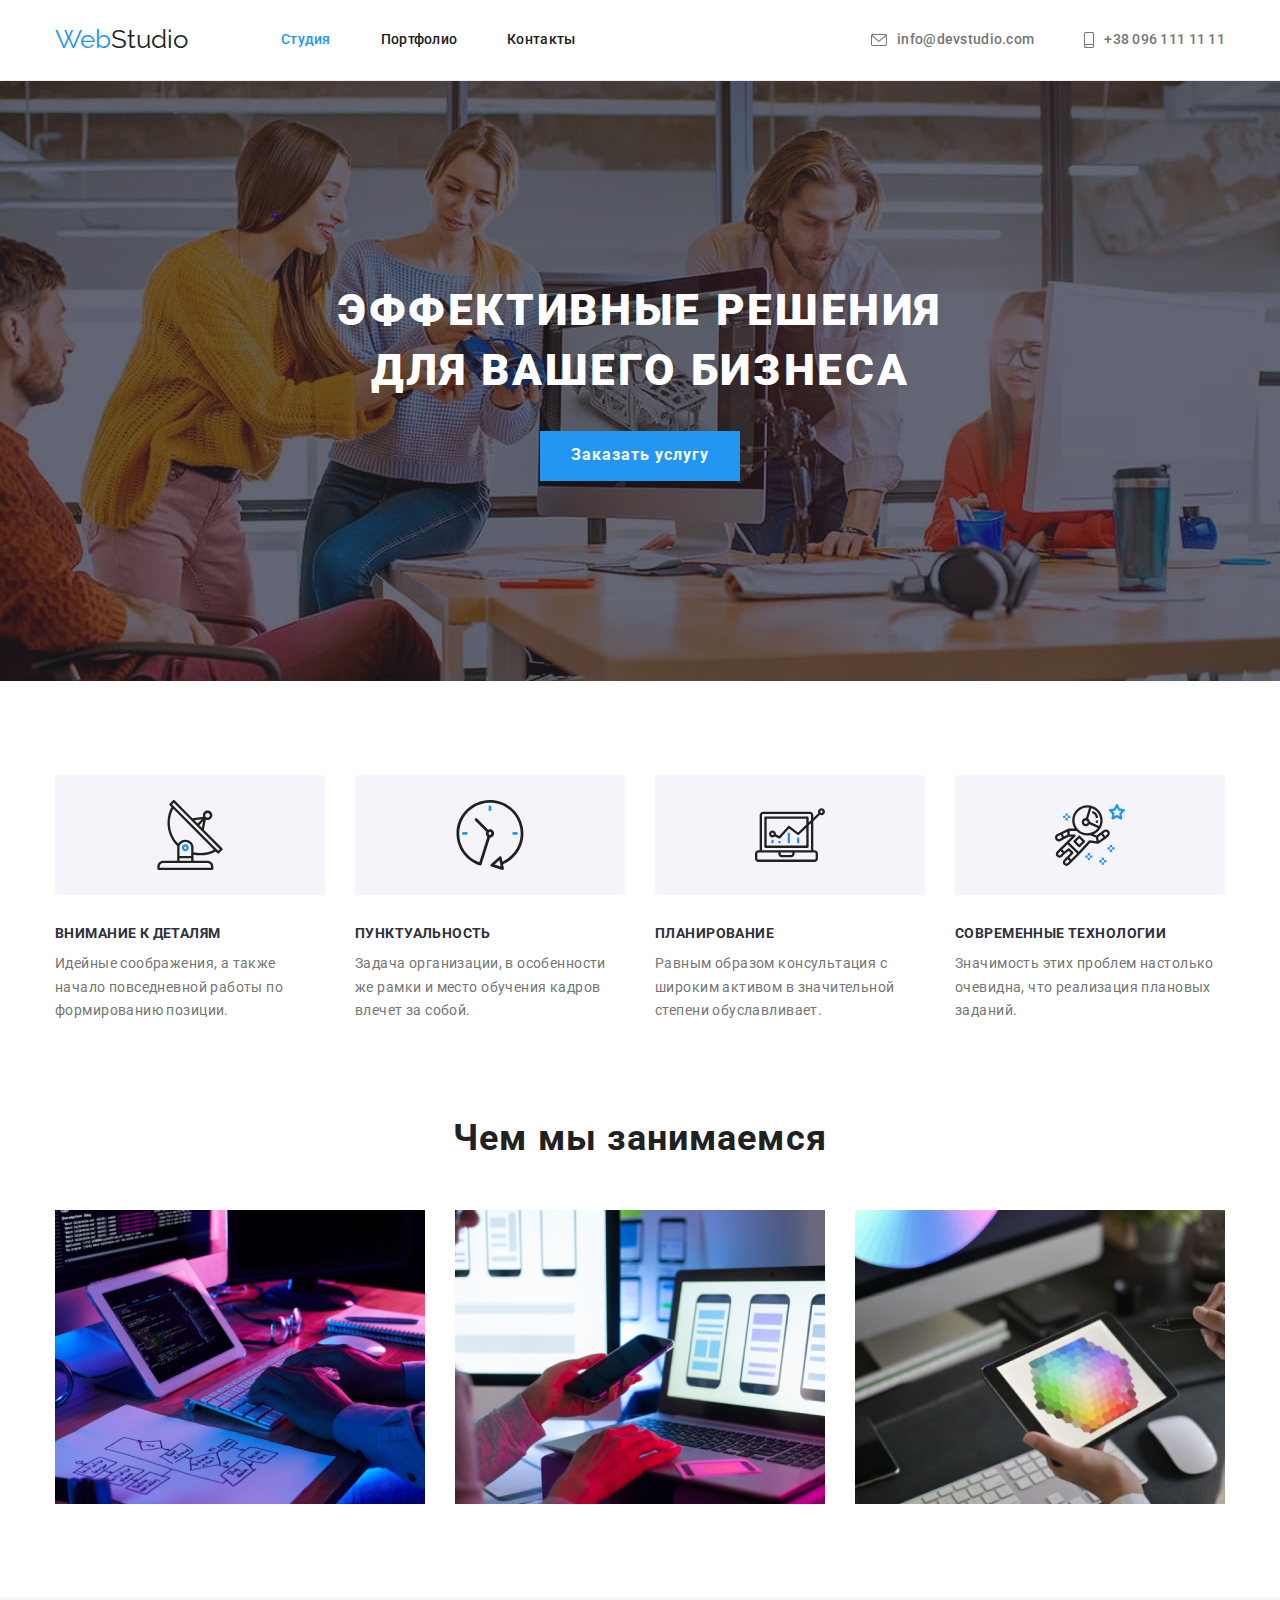
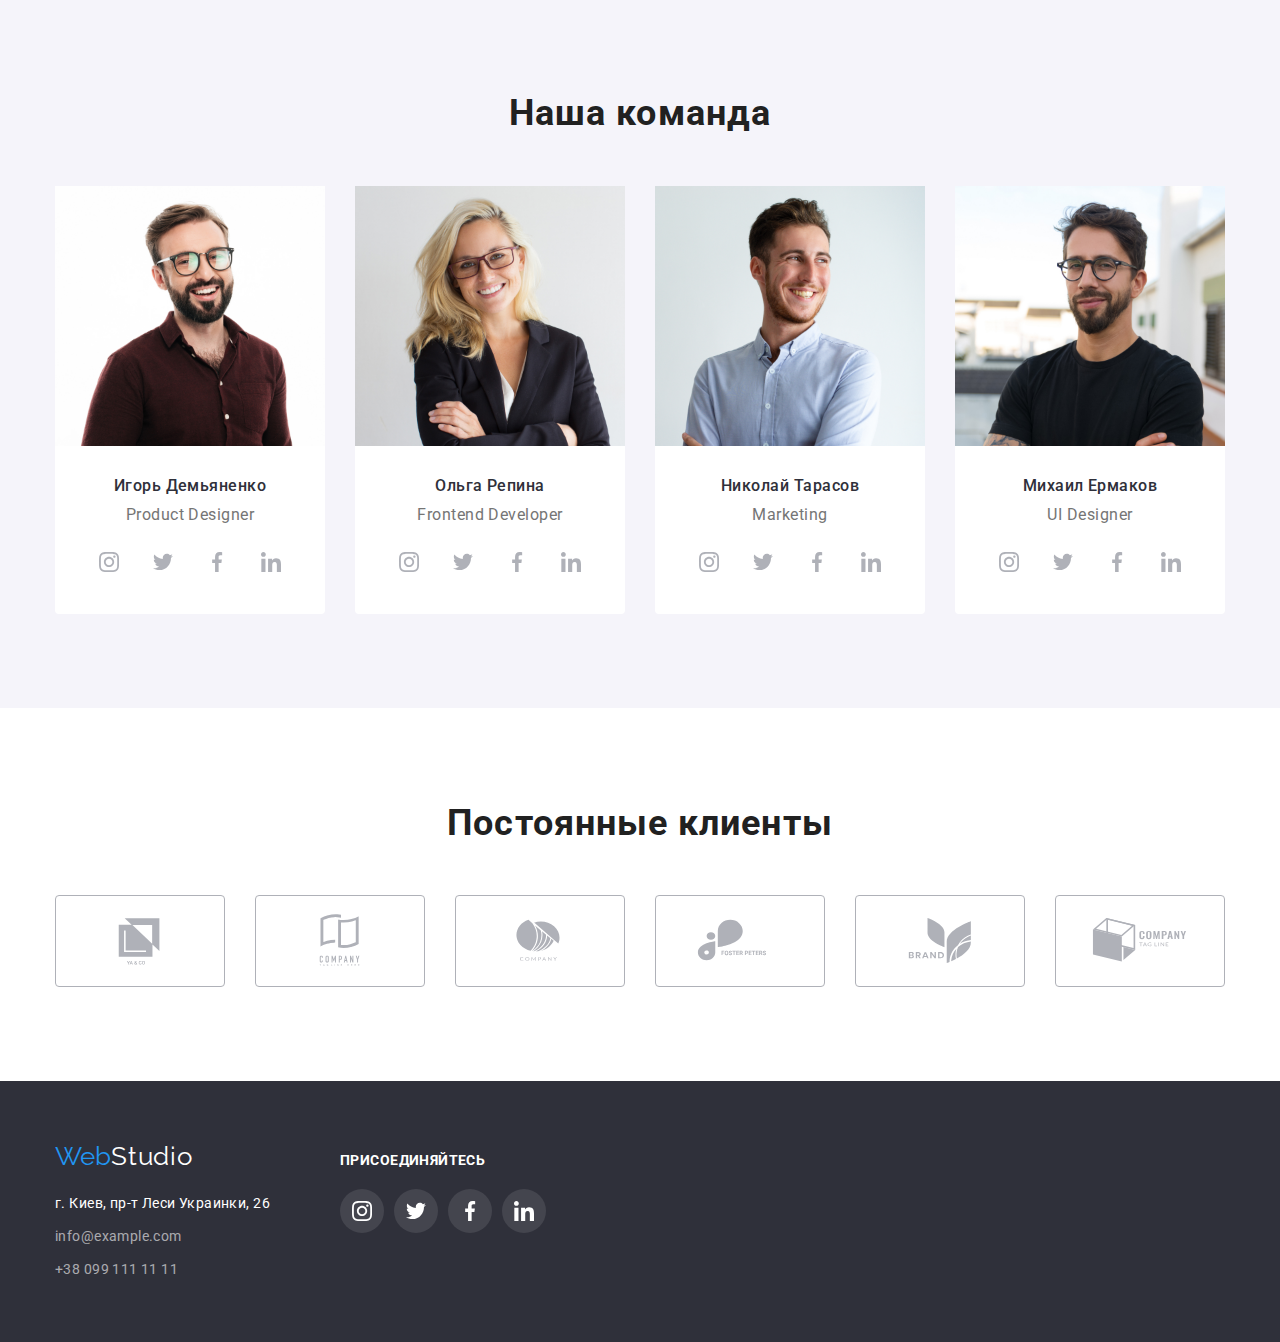
<file: index.html>
<!DOCTYPE html>
<html lang="en">
<head>
    <meta charset="UTF-8">
    <meta http-equiv="X-UA-Compatible" content="IE=edge">
    <meta name="viewport" content="width=device-width, initial-scale=1.0">
    <title>Document</title>
    <link href="https://fonts.googleapis.com/css2?family=Raleway:wght@700&family=Roboto:wght@400;500;700;900&display=swap" rel="stylesheet">
    <link rel="stylesheet" href="https://cdnjs.cloudflare.com/ajax/libs/modern-normalize/1.1.0/modern-normalize.min.css">
    <link rel="stylesheet" href="./css/styles.css">
</head>
<body>
    
    <!--Шапка-->
    
    <header class="header">
        <div class="container main-nav-contact">
            <nav>
                <a href="./" class="link">
                <span class="сompany-logo">Web</span><span class="сompany-logo-blak">Studio</span>
                </a>
                <ul class="sait-nav list"> 
                    <li class="sait-nav-li"><a href="./index.html" class="link-nav current">Студия</a></li>
                    <li class="sait-nav-li"><a href="./portfolio.html" class="link-nav">Портфолио</a></li>
                    <li class="sait-nav-li"><a href="" class="link-nav">Контакты</a></li>
                </ul>
            </nav>
            <ul class="list">
                <li class="work-mail-li"><a href="mailto:info@devstudio.com" class="work-mail">
                <svg class="icon-mail-smartphone" width="16" height="12">
                    <use href="./img/icons-svg.svg#icon-mail"></use>
                </svg>info@devstudio.com</a></li>
                <li class="work-mail-li"><a href="tel:+380961111111" class="work-mail"> 
                <svg class="icon-mail-smartphone" width="10" height="16">
                    <use href="./img/icons-svg.svg#icon-smartphone"></use>
                </svg>+38 096 111 11 11</a></li>
            </ul>
        </div>
    </header>
    <main>
        
        <!--Заказ услуги-->
        
        <section class="hero">
            <div class="container">
                <h1 class="hero-title">Эффективные решения <br> для вашего бизнеса</h1>
                <button type="button" class="button-clik">Заказать услугу</button>
            </div>
        </section>
        
        <!--Особенности-->
        
        <section class="section">
            <div class="container">
                <h2 class="visually-hidden">Преимущества</h2>
                <ul class="section-title">
                    <li class="description">
                        <div class="description-svg">
                            <svg class="icon-description">
                                <use href="./img/icons-svg.svg#icon-antenna"></use>
                            </svg>
                        </div>
                        <h3 class="text">Внимание к деталям</h3> 
                        <p class="title">Идейные соображения, а также начало повседневной работы по формированию позиции.</p> 
                    </li>
                    <li class="description">
                        <div class="description-svg">
                            <svg class="icon-description">
                                <use href="./img/icons-svg.svg#icon-clock"></use>
                            </svg>
                        </div>
                        <h3 class="text">Пунктуальность</h3>
                        <p class="title">Задача организации, в особенности же рамки и место обучения кадров влечет за собой.</p>
                    </li>
                    <li class="description">
                        <div class="description-svg">
                            <svg class="icon-description">
                                <use href="./img/icons-svg.svg#icon-diagram"></use>
                            </svg>
                        </div>
                        <h3 class="text">Планирование</h3>
                        <p class="title">Равным образом консультация с широким активом в значительной степени обуславливает.</p>
                    </li>
                    <li class="description">
                        <div class="description-svg">
                            <svg class="icon-description">
                                <use href="./img/icons-svg.svg#icon-astronaut"></use>
                            </svg>
                        </div>
                        <h3 class="text">Современные технологии</h3>
                        <p class="title">Значимость этих проблем настолько очевидна, что реализация плановых заданий.</p>
                    </li>
                </ul>
            </div>
        </section>
        
        <!--Вид деятельности-->
        
        <section class="section activity">
            <div class="container">
                <h2 class="section-title-two">Чем мы занимаемся</h2>
                <ul class="images-ul">
                    <li class="image"> 
                        <img src="./img/img.jpg" 
                        alt="Изображение программиста работаюшего за своим столом"
                        width="370">
                    </li>
                    <li class="image">
                        <img src="./img/a/img.jpg" 
                        alt="Разработка приложений для смартфонов. Синхронизация с другими гаджетами"
                        width="370">
                    </li>
                    <li class="image">
                        <img src="./img/a/b/img.jpg" 
                        alt="Художественны веб дизайн"
                        width="370">
                    </li>
                </ul>
            </div>
        </section>
        
        <!--Сотрудники-->
        
        <section class="section team">
            <div class="container">
                <h2 class="section-title-two">Наша команда</h2>
                <ul class="images">
                    <li class="image-human"><img src="./img/a/b/c/img.jpg" 
                        alt="сотрудник компании"
                        width="270"
                        height="260">
                        <div class="name-position">
                            <h3 class="section-title-name">Игорь Демьяненко</h3>
                            <p class="position">Product Designer</p>
                            <ul class="networks">
                                <li class="network"> 
                                   <a href="" class="network-link">
                                       <svg class="link-social-network" width="20" height="20">
                                           <use href="./img/icons-svg.svg#icon-instagram"></use>
                                       </svg>
                                   </a>
                                </li>
                                <li class="network">
                                   <a href="" class="network-link">
                                       <svg class="link-social-network" width="20" height="20">
                                           <use href="./img/icons-svg.svg#icon-twitter"></use>
                                       </svg>
                                   </a>
                                </li>
                                <li class="network">
                                   <a href="" class="network-link">
                                       <svg class="link-social-network" width="20" height="20">
                                           <use href="./img/icons-svg.svg#icon-facebook"></use>
                                       </svg>
                                   </a>
                                </li>
                                <li class="network">
                                   <a href="" class="network-link">
                                       <svg class="link-social-network" width="20" height="20">
                                           <use href="./img/icons-svg.svg#icon-linkedin"></use>
                                       </svg>
                                   </a>
                                </li>
                           </ul>
                        </div>
                    </li>
                    <li class="image-human"><img src="./img/a/b/c/d/img.jpg" 
                        alt="сотрдник компании"
                        width="270"
                        height="260">
                        <div class="name-position">
                            <h3 class="section-title-name">Ольга Репина</h3>
                            <p class="position">Frontend Developer</p>
                            <ul class="networks">
                                <li class="network"> 
                                   <a href="" class="network-link">
                                       <svg class="link-social-network" width="20" height="20">
                                           <use href="./img/icons-svg.svg#icon-instagram"></use>
                                       </svg>
                                   </a>
                                </li>
                                <li class="network">
                                   <a href="" class="network-link">
                                       <svg class="link-social-network" width="20" height="20">
                                           <use href="./img/icons-svg.svg#icon-twitter"></use>
                                       </svg>
                                   </a>
                                </li>
                                <li class="network">
                                   <a href="" class="network-link">
                                       <svg class="link-social-network" width="20" height="20">
                                           <use href="./img/icons-svg.svg#icon-facebook"></use>
                                       </svg>
                                   </a>
                                </li>
                                <li class="network">
                                   <a href="" class="network-link">
                                       <svg class="link-social-network" width="20" height="20">
                                           <use href="./img/icons-svg.svg#icon-linkedin"></use>
                                       </svg>
                                   </a>
                                </li>
                            </ul>
                        </div>
                    </li>
                    <li class="image-human"><img src="./img/a/b/c/d/e/img.jpg" 
                        alt="сотрудник компании"
                        width="270"
                        height="260">
                        <div class="name-position">
                            <h3 class="section-title-name">Николай Тарасов</h3>
                            <p class="position">Marketing</p>
                            <ul class="networks">
                                <li class="network"> 
                                   <a href="" class="network-link">
                                       <svg class="link-social-network" width="20" height="20">
                                           <use href="./img/icons-svg.svg#icon-instagram"></use>
                                       </svg>
                                   </a>
                                </li>
                                <li class="network">
                                   <a href="" class="network-link">
                                       <svg class="link-social-network" width="20" height="20">
                                           <use href="./img/icons-svg.svg#icon-twitter"></use>
                                       </svg>
                                   </a>
                                </li>
                                <li class="network">
                                   <a href="" class="network-link">
                                       <svg class="link-social-network" width="20" height="20">
                                           <use href="./img/icons-svg.svg#icon-facebook"></use>
                                       </svg>
                                   </a>
                                </li>
                                <li class="network">
                                   <a href="" class="network-link">
                                       <svg class="link-social-network" width="20" height="20">
                                           <use href="./img/icons-svg.svg#icon-linkedin"></use>
                                       </svg>
                                   </a>
                                </li>
                            </ul>
                        </div>
                    </li>
                    <li class="image-human"><img src="./img/a/b/c/d/e/f/img.jpg" 
                        alt="сотрудник компании"
                        width="270"
                        height="260">
                        <div class="name-position">
                            <h3 class="section-title-name">Михаил Ермаков</h3>
                            <p class="position">UI Designer</p>
                            <ul class="networks">
                                <li class="network"> 
                                    <a href="" class="network-link">
                                        <svg class="link-social-network" width="20" height="20">
                                            <use href="./img/icons-svg.svg#icon-instagram"></use>
                                        </svg>
                                    </a>
                                </li>
                                <li class="network">
                                    <a href="" class="network-link">
                                        <svg class="link-social-network" width="20" height="20">
                                            <use href="./img/icons-svg.svg#icon-twitter"></use>
                                        </svg>
                                    </a>
                                </li>
                                <li class="network">
                                    <a href="" class="network-link">
                                        <svg class="link-social-network" width="20" height="20">
                                            <use href="./img/icons-svg.svg#icon-facebook"></use>
                                        </svg>
                                    </a>
                            
                                </li>
                                <li class="network">
                                    <a href="" class="network-link">
                                        <svg class="link-social-network" width="20" height="20">
                                            <use href="./img/icons-svg.svg#icon-linkedin"></use>
                                        </svg>
                                    </a>
                                </li>
                            </ul>
                        </div>
                    </li>
                </ul>
            </div>
        </section>
        <section class="section">
            <div class="container">
                <h2 class="section-clients">Постоянные клиенты</h2>
                <ul class="section-clients-list">
                    <li class="client-item">
                        <a href="" class="section-clients-logo">
                            <svg class="client-icon-logo">
                                <use href="./img/icons-svg.svg#icon-Logo"></use>
                            </svg>
                        </a>
                    </li>
                    <li class="client-item">
                        <a href="" class="section-clients-logo">
                            <svg class="client-icon-logo">
                                <use href="./img/icons-svg.svg#icon-Logo-1"></use>
                            </svg>
                        </a>
                    </li>
                    <li class="client-item">
                        <a href="" class="section-clients-logo">
                            <svg class="client-icon-logo">
                                <use href="./img/icons-svg.svg#icon-Logo-2"></use>
                            </svg>
                        </a>
                    </li>
                    <li class="client-item">
                        <a href="" class="section-clients-logo">
                            <svg class="client-icon-logo">
                                <use href="./img/icons-svg.svg#icon-Logo-3"></use>
                            </svg>
                        </a>
                    </li>
                    <li class="client-item">
                        <a href="" class="section-clients-logo">
                            <svg class="client-icon-logo">
                                <use href="./img/icons-svg.svg#icon-Logo-4"></use>
                            </svg>
                        </a>
                    </li>
                    <li class="client-item">
                        <a href="" class="section-clients-logo">
                            <svg class="client-icon-logo">
                                <use href="./img/icons-svg.svg#icon-Logo-5"></use>
                            </svg>
                        </a>
                    </li>
                </ul>
            </div>
        </section>
    </main>
    
    <!--Подвал-->
    
    <footer class="footer">
        <div class="container container-footer">
            <div class="footer-logo">
                <a href="./" class="сompany-logo">Web<span class="company-logo-white">Studio</span></a>
                <address class="address">
                    <ul class="footer-items">
                        <li class="footer-contacts">
                            <a href="https://www.google.com.ua/maps/place/%D0%B1%D1%83%D0%BB.+%D0%9B%D0%B5%D1%81%D0%B8+%D0%A3%D0%BA%D1%80%D0%B0%D0%B8%D0%BD%D0%BA%D0%B8,+26,+%D0%9A%D0%B8%D0%B5%D0%B2,+02000/@50.4265807,30.5361918,17z/data=!3m1!4b1!4m5!3m4!1s0x40d4cf0e033ecbe9:0x57a4dffefec77da0!8m2!3d50.4265807!4d30.5383858?hl=ru"
                                class="contacts" target="_blank">г. Киев, пр-т Леси Украинки, 26
                            </a>
                        </li>
                        <li class="footer-contacts">
                            <a href="mailto:info@example.com" class="contact">info@example.com</a>
                        </li>
                        <li class="footer-contacts">
                            <a href="tel:+380991111111" class="contact">+38 099 111 11 11</a>
                        </li>
                    </ul>
                </address>
            </div>
            <div class="footer-link">
                <h3 class="footer-title">присоединяйтесь</h3>
                <ul class="footer-networks">
                    <li class="network">
                        <a href="" class="footer-network-link">
                            <svg class="footer-social-network" width="20" height="20">
                                <use href="./img/icons-svg.svg#icon-instagram"></use>
                            </svg>
                        </a>
                    </li>
                    <li class="network">
                        <a href="" class="footer-network-link">
                            <svg class="footer-social-network" width="20" height="20">
                                <use href="./img/icons-svg.svg#icon-twitter"></use>
                            </svg>
                        </a>
                    </li>
                    <li class="network">
                        <a href="" class="footer-network-link">
                            <svg class="footer-social-network" width="20" height="20">
                                <use href="./img/icons-svg.svg#icon-facebook"></use>
                            </svg>
                        </a>
            
                    </li>
                    <li class="network">
                        <a href="" class="footer-network-link">
                            <svg class="footer-social-network" width="20" height="20">
                                <use href="./img/icons-svg.svg#icon-linkedin"></use>
                            </svg>
                        </a>
                    </li>
                </ul>
            </div>
        </div>
    </footer>
        
</body>
</html>
</file>
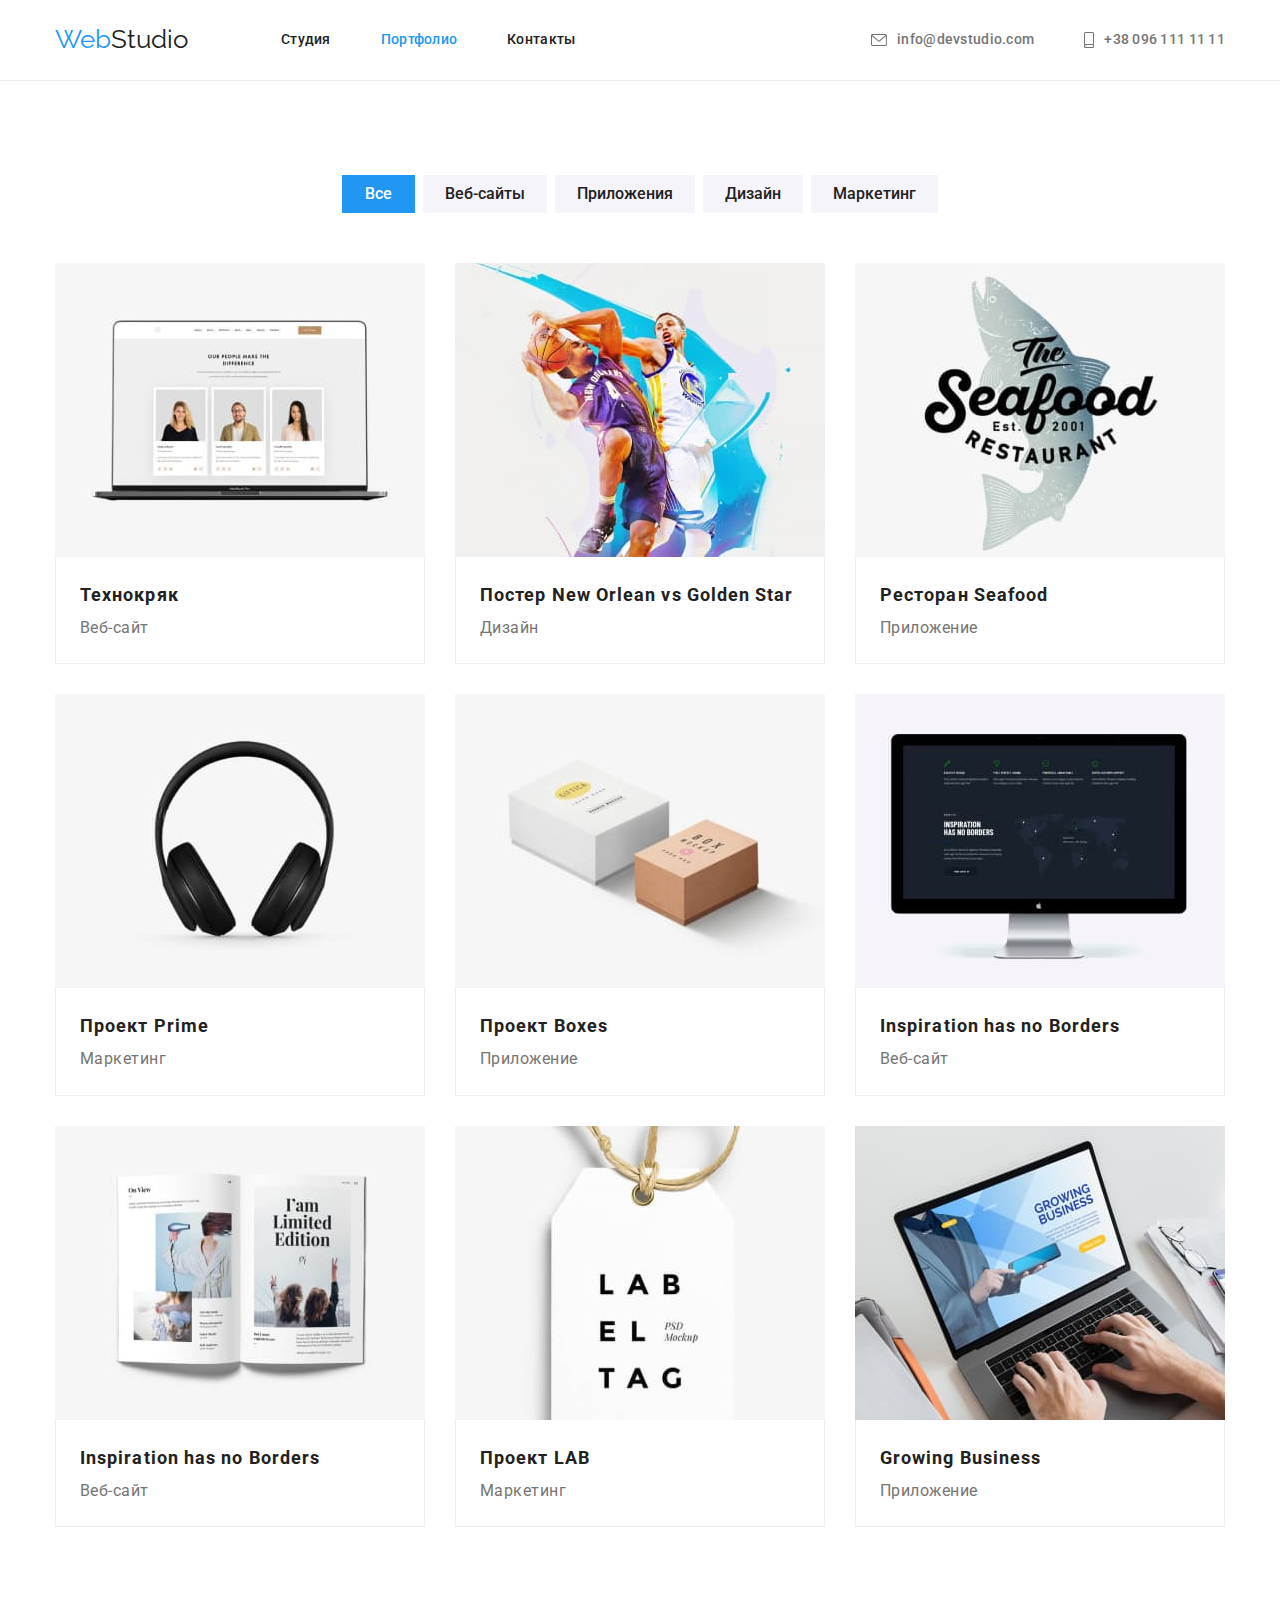
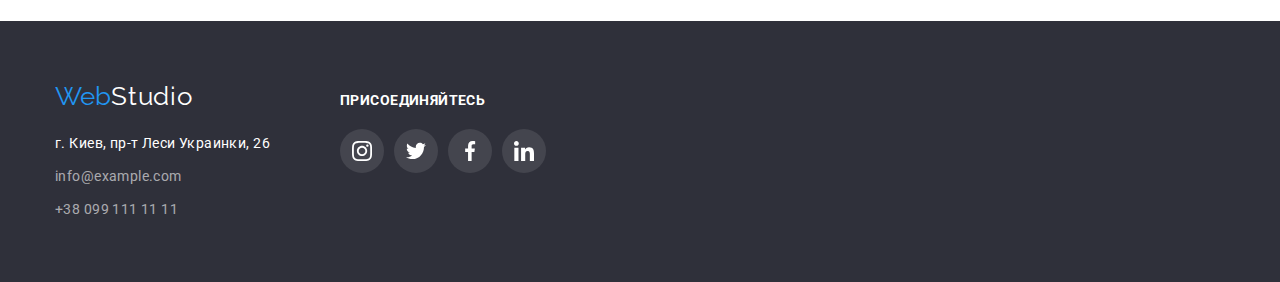
<file: portfolio.html>
<!DOCTYPE html>
<html lang="en">
    <head>
        <meta charset="UTF-8">
        <meta http-equiv="X-UA-Compatible" content="IE=edge">
        <meta name="viewport" content="width=device-width, initial-scale=1.0">
        <title>Document</title>
        <link href="https://fonts.googleapis.com/css2?family=Raleway:wght@700&family=Roboto:wght@400;500;700;900&display=swap" rel="stylesheet">
        <link rel="stylesheet" href="https://cdnjs.cloudflare.com/ajax/libs/modern-normalize/1.1.0/modern-normalize.min.css">
        <link rel="stylesheet" href="./css/styles.css">
    </head>
    <body>
        
        <!--Шапка-->
        
        <header class="header">
            <div class="container main-nav-contact">
                <nav>
                    <a href="./" class="link">
                        <span class="сompany-logo">Web</span><span class="сompany-logo-blak">Studio</span>
                    </a>
                    <ul class="sait-nav list">
                        <li class="sait-nav-li"><a href="./index.html" class="link-nav">Студия</a></li>
                        <li class="sait-nav-li"><a href="./portfolio.html" class="link-nav current">Портфолио</a></li>
                        <li class="sait-nav-li"><a href="" class="link-nav">Контакты</a></li>
                    </ul>
                </nav>
                <ul class="list">
                    <li class="work-mail-li"><a href="mailto:info@devstudio.com" class="work-mail">
                            <svg class="icon-mail-smartphone" width="16" height="12">
                                <use href="./img/icons-svg.svg#icon-mail"></use>
                            </svg>info@devstudio.com</a></li>
                    <li class="work-mail-li"><a href="tel:+380961111111" class="work-mail">
                            <svg class="icon-mail-smartphone" width="10" height="16">
                                <use href="./img/icons-svg.svg#icon-smartphone"></use>
                            </svg>+38 096 111 11 11</a></li>
                </ul>
            </div>
        </header>
            
        <main>
            
            <section class="section">
                <div class="container">
                    <h1 class="visually-hidden">Фильтр</h1>
                    <ul class="btn">
                        <li class="btn-list"><button type="button" class="pointer oll">Все</button></li>
                        <li class="btn-list"><button type="button" class="pointer">Веб-сайты</button></li>
                        <li class="btn-list"><button type="button" class="pointer">Приложения</button></li>
                        <li class="btn-list"><button type="button" class="pointer">Дизайн</button></li>
                        <li class="btn-list"><button type="button" class="pointer">Маркетинг</button></li>
                    </ul>
                </div>
                
                <!--Портфолио-->
                
                <div class="container">
                    <ul class="images-portfolio">
                        <li class="image-portfolio">
                            <a href="" class="card-link">
                                <img src="./img/placeholder/portfolio/img.jpg" 
                                alt="Сайт техничиской поддержки"
                                width="370"
                                height="294">
                                <div class="portfolio-filter">
                                    <h2 class="text-portfolio">Технокряк</h2>
                                    <p class="text-filter">Веб-сайт</p>
                                </div>
                            </a>
                        </li>
                        <li class="image-portfolio">   
                            <a href="" class="card-link">
                                <img src="./img/placeholder/portfolio/a/img.jpg" 
                                alt="На постере изображены баскетболисты"
                                width="370"
                                height="294">
                                <div class="portfolio-filter">
                                    <h2 class="text-portfolio">Постер New Orlean vs Golden Star</h2>
                                    <p class="text-filter">Дизайн</p>
                                </div>
                            </a>
                        </li> 
                        <li class="image-portfolio">  
                            <a href="" class="card-link">
                                <img src="./img/placeholder/portfolio/a/b/img.jpg" 
                                alt="Расторан морепродуктов"
                                width="370"
                                height="294">
                                <div class="portfolio-filter">
                                    <h2 class="text-portfolio">Ресторан Seafood</h2>
                                    <p class="text-filter">Приложение</p>
                                </div>
                            </a>
                        </li> 
                        <li class="image-portfolio">  
                            <a href="" class="card-link">
                                <img src="./img/placeholder/portfolio/a/b/с/img.jpg" 
                                alt="Изображение наушников"
                                width="370"
                                height="294">
                                <div class="portfolio-filter">
                                    <h2 class="text-portfolio">Проект Prime</h2>
                                    <p class="text-filter">Маркетинг</p>
                                </div>
                            </a>
                        </li> 
                        <li class="image-portfolio">  
                            <a href="" class="card-link">
                                <img src="./img/placeholder/portfolio/a/b/с/d/img.jpg" 
                                alt="Две коробки"
                                width="370"
                                height="294">
                                <div class="portfolio-filter">
                                    <h2 class="text-portfolio">Проект Boxes</h2>
                                    <p class="text-filter">Приложение</p>
                                </div>
                            </a>
                        </li>  
                        <li class="image-portfolio"> 
                            <a href="" class="card-link">
                                <img src="./img/placeholder/portfolio/a/b/с/d/e/f/g/h/i/img.jpg" 
                                alt="Монитор с навигацией"
                                width="370"
                                height="294">
                                <div class="portfolio-filter">
                                    <h2 class="text-portfolio">Inspiration has no Borders</h2>
                                    <p class="text-filter">Веб-сайт</p>
                                </div>
                            </a>
                        </li>
                        <li class="image-portfolio">
                            <a href="" class="card-link">
                                <img src="./img/placeholder/portfolio/a/b/с/d/e/f/img.jpg" 
                                alt="Журнал"
                                width="370"
                                height="294">
                                <div class="portfolio-filter">
                                    <h2 class="text-portfolio">Inspiration has no Borders</h2>
                                    <p class="text-filter">Веб-сайт</p>
                                </div>
                            </a>
                        </li>
                        <li class="image-portfolio">
                            <a href="" class="card-link">
                                <img src="./img/placeholder/portfolio/a/b/с/d/e/f/g/img.jpg" 
                                alt="Метка с надписью"
                                width="370"
                                height="294">
                                <div class="portfolio-filter">
                                    <h2 class="text-portfolio">Проект LAB</h2>
                                    <p class="text-filter">Маркетинг</p>
                                </div>
                            </a>
                        </li>
                        <li class="image-portfolio">
                            <a href="" class="card-link">
                                <img src="./img/placeholder/portfolio/a/b/с/d/e/f/g/h/img.jpg" 
                                alt="Руки на фоне ноутбука"
                                width="370"
                                height="294">
                                <div class="portfolio-filter">
                                    <h2 class="text-portfolio">Growing Business</h2>
                                    <p class="text-filter">Приложение</p>
                                </div>
                            </a>
                        </li>
                    </ul>
                </div>
            </section>
                
        </main>
        
        <!--Подвал-->
        
        <footer class="footer">
            <div class="container container-footer">
                <div class="footer-logo">
                    <a href="./" class="сompany-logo">Web<span class="company-logo-white">Studio</span></a>
                    <address class="address">
                        <ul class="footer-items">
                            <li class="footer-contacts">
                                <a href="https://www.google.com.ua/maps/place/%D0%B1%D1%83%D0%BB.+%D0%9B%D0%B5%D1%81%D0%B8+%D0%A3%D0%BA%D1%80%D0%B0%D0%B8%D0%BD%D0%BA%D0%B8,+26,+%D0%9A%D0%B8%D0%B5%D0%B2,+02000/@50.4265807,30.5361918,17z/data=!3m1!4b1!4m5!3m4!1s0x40d4cf0e033ecbe9:0x57a4dffefec77da0!8m2!3d50.4265807!4d30.5383858?hl=ru"
                                    class="contacts" target="_blank">г. Киев, пр-т Леси Украинки, 26
                                </a>
                            </li>
                            <li class="footer-contacts">
                                <a href="mailto:info@example.com" class="contact">info@example.com</a>
                            </li>
                            <li class="footer-contacts">
                                <a href="tel:+380991111111" class="contact">+38 099 111 11 11</a>
                            </li>
                        </ul>
                    </address>
                </div>
                <div class="footer-link">
                    <h3 class="footer-title">присоединяйтесь</h3>
                    <ul class="footer-networks">
                        <li class="network">
                            <a href="" class="footer-network-link">
                                <svg class="footer-social-network" width="20" height="20">
                                    <use href="./img/icons-svg.svg#icon-instagram"></use>
                                </svg>
                            </a>
                        </li>
                        <li class="network">
                            <a href="" class="footer-network-link">
                                <svg class="footer-social-network" width="20" height="20">
                                    <use href="./img/icons-svg.svg#icon-twitter"></use>
                                </svg>
                            </a>
                        </li>
                        <li class="network">
                            <a href="" class="footer-network-link">
                                <svg class="footer-social-network" width="20" height="20">
                                    <use href="./img/icons-svg.svg#icon-facebook"></use>
                                </svg>
                            </a>
        
                        </li>
                        <li class="network">
                            <a href="" class="footer-network-link">
                                <svg class="footer-social-network" width="20" height="20">
                                    <use href="./img/icons-svg.svg#icon-linkedin"></use>
                                </svg>
                            </a>
                        </li>
                    </ul>
                </div>
            </div>
        </footer>
    
    </body>
</html>
</file>
<file: css/styles.css>
/* Стили для index.html */

html {
  box-sizing: border-box;
}
*,
*::before,
*::after {
  box-sizing: inherit;
}
:root {
  --primary-text-color: #2f303a;
  --title-text-color: #212121;
  --accent-color: #2196f3;
  --complementary-color: #ffffff;
  --complementary-text: #757575;
}
body {
  color: var(--primary-text-color);
  font-family: Roboto, sans-serif;
}
h1,
h2,
h3,
p {
  margin: 0 auto;
}
ul {
  margin: 0;
  padding: 0;
}
.container {
  width: 1200px;
  padding-left: 15px;
  padding-right: 15px;
  margin: 0 auto;
}
a {
  text-decoration: none;
  color: var(--title-text-color);
}
.header {
  border-bottom: 1px solid #ececec;
}
.list {
  list-style: none;
  
  margin-left: auto;
  padding: 0;
  display: flex;
}
.work-mail:hover,
.work-mail:focus {
  color: var(--accent-color);
}
.work-mail {
  letter-spacing: 0.02em;
  font-weight: 500;
  font-size: 14px;
  line-height: 1.14;
  align-items: center;
}
.work-mail-li:not(:first-child) {
  margin-left: 50px;
}
.icon-mail-smartphone {
  margin-right: 10px;
  fill: currentColor; 
}

/* Main-nav-contact */

.main-nav-contact {
  display: flex;
  align-items: center;
  justify-content: space-between;
}
nav {
  display: flex;
}

/* site nav */

.sait-nav .link-nav {
  color: var(--title-text-color);
}
.sait-nav .link-nav:hover,
.sait-nav .link-nav:focus {
  color: var(--accent-color);
}
.sait-nav {
  letter-spacing: 0.02em;
  font-weight: 500;
  font-size: 14px;
  line-height: 1.14;

  margin-left: 93px;
  display: flex;
}
.sait-nav-li:not(:first-child) {
  margin-left: 50px;
}
.sait-nav .link-nav.current {
  color: var(--accent-color);
}
.link {
  padding-top: 24px;
  padding-bottom: 24px;
}
.link-nav {
  padding-top: 32px;
  padding-bottom: 32px;
  display: block;
}

.link-nav .link {
  letter-spacing: 0.03em;
  color: var(--accent-color);

  display: inline-block;
}
.сompany-logo {
  color: var(--accent-color);
  font-family: Raleway;
  font-size: 26px;
  line-height: 1.2;
}
.сompany-logo-blak {
  color: var(--title-text-color);
  font-family: Raleway;
  font-size: 26px;
  line-height: 1.2;
}
.work-mail {
  color: var(--complementary-text);

  padding-top: 32px;
  padding-bottom: 32px;
  display: flex;
}

/* hero */

.hero {
  background-color: var(--primary-text-color);
  text-align: center;
  padding-top: 200px;
  padding-bottom: 200px;

  max-width: 1600px;
  height: 600px;
  margin-left: auto;
  margin-right: auto;
  background-image: linear-gradient(to right, rgba(47, 48, 58, 0.4),
    rgba(47, 48, 58, 0.4)),
  url(../img/Img\ hero.jpg);
  background-repeat: no-repeat;
  background-size: cover;
  background-position: center;
}
.hero-title {
  letter-spacing: 0.06em;
  color: var(--complementary-color);
  font-weight: 900;
  font-size: 44px;
  line-height: 1.36;
  text-align: center;
  text-transform: uppercase;

  margin-bottom: 30px;
}
.button-clik {
  letter-spacing: 0.06em;
  color: var(--complementary-color);
  background-color: var(--accent-color);
  cursor: pointer;
  font-weight: 700;
  font-size: 16px;
  line-height: 1.9;
  border: transparent;

  padding: 10 32px;
  min-width: 200px;
  min-height: 50px;
}

/* section */

.section {
  padding-top: 94px;
  padding-bottom: 94px;
}
.section-title {
  display: flex;
}
.activity {
  padding-top: 0;
}
.team {
  background-color: #f5f4fa;
}
.text {
  letter-spacing: 0.03em;
  font-weight: bold;
  font-size: 14px;
  line-height: 1.2;
  text-transform: uppercase;

  margin-top: 30px;
}
.title {
  letter-spacing: 0.03em;
  color: var(--complementary-text);
  font-weight: 400;
  font-size: 14px;
  line-height: 1.7;

  max-width: 270px;
  margin-top: 10px;
}
.description:not(:first-child) {
  margin-left: 30px;
}
.description-svg {
  display: flex;
  align-items: center;
  justify-content: center;
  width: 270px;
  height: 120px;
  background-color: #F5F4FA;
  border-radius: 4px;
}
.icon-description {
  width: 70px;
  height: 70px;
}
.section-title-two {
  letter-spacing: 0.03em;
  font-weight: bold;
  color: var(--title-text-color);
  font-size: 36px;
  line-height: 1.2;
  text-align: center;

  margin-bottom: 50px;
}
.images-ul {
  display: flex;
}
img {
  display: block;
  max-width: 100%;
  height: auto;
}
.image {
margin-right: 30px;
}
.image:nth-child(3n) {
  margin-right: 0;
}
.images {
  display: flex;
}
.image-human:not(:last-child) {
  margin-right: 30px;
}
.section-title-name {
  letter-spacing: 0.03em;
  font-weight: 500;
  font-size: 16px;
  line-height: 1.2;
  text-align: center;

  margin-bottom: 10px;
}
.position {
  letter-spacing: 0.03em;
  font-weight: normal;
  color: var(--complementary-text);
  font-size: 16px;
  line-height: 1.2;
  text-align: center;

  margin-bottom: 16px;
}
.name-position {
  padding-top: 30px;
  padding-bottom: 30px;
  background-color: var(--complementary-color);
  border-radius: 0px 0px 4px 4px;
}
.networks {
  display: flex;
  justify-content: center;
}
.network:not(:last-child) {
  margin-right: 10px;
}
.network-link {
  width: 44px;
  height: 44px;
  border-radius: 50%;
  display: flex;
  align-items: center; 
  justify-content: center;
}
.network-link:hover,
.network-link:focus {
  background-color: var(--accent-color);
}
.network-link:hover .link-social-network,
.network-link:focus .link-social-network {
  fill: var(--complementary-color);
}
.link-social-network {
  fill: #AFB1B8;
}
.section-clients {
  font-weight: bold;
  color: var(--title-text-color);
  font-size: 36px;
  line-height: 1.2;
  text-align: center;
  letter-spacing: 0.03em;

  margin-bottom: 50px;
}
.section-clients-logo {
  display: flex;
  align-items: center;
  justify-content: center;
  width: 170px;
  height: 92px;
  border: 1px solid #AFB1B8;
  border-radius: 4px;
  cursor: pointer;
}
.section-clients-list {
  display: flex;
  align-items: center;
  justify-content: center;
}

.section-clients-logo:hover,
.section-clients-logo:focus {
  border-color: var(--accent-color);
  color: var(--accent-color);
}
.section-clients-logo:hover .client-icon-logo,
.section-clients-logo:focus .client-icon-logo {
  fill: currentColor;
}
.client-item:not(:last-child) {
  margin-right: 30px;
}
.client-icon-logo {
  width: 106px;
  height: 60px;
  fill: #AFB1B8;
}

/* Footer */

.footer {
  background-color: var(--primary-text-color);

  padding-top: 60px;
  padding-bottom: 60px;
}
.footer-contacts:not(:last-child) {
  margin-bottom: 9px;
}
.company-logo-white {
  letter-spacing: 0.03em;
  color: var(--complementary-color);
  font-size: 26px;

  display: inline-block;
}
.address {
  letter-spacing: 0.03em;
  color: var(--complementary-color);
  font-style: normal;
  font-size: 14px;
  line-height: 1.7;

  margin-top: 20px;
}
.contact {
  color: rgba(255, 255, 255, 0.6);
}
.contact:hover {
  color: var(--accent-color);
}
.contacts {
  color: var(--complementary-color);
}
.contacts:hover {
  color: var(--accent-color);
}
.container-footer {
  display: flex;
  align-items: baseline;
}
.footer-link {
  margin-left: 70px;
}

.footer-title {
  color: var(--complementary-color);
  font-weight: bold;
  font-size: 14px;
  line-height: 1.2;
  letter-spacing: 0.03em;
  text-transform: uppercase;

  margin-bottom: 20px;
}
.footer-networks {
  display: flex;
  
}
.footer-network-link {
  width: 44px;
  height: 44px;
  border-radius: 50%;
  background-color: rgba(255, 255, 255, 0.1);
  display: flex;
  align-items: center;
  justify-content: center;
}
.footer-network-link:hover,
.footer-network-link:focus {
  background-color: var(--accent-color);
}
.footer-social-network {
  fill: var(--complementary-color);
}

/* Стили для portfolio.html */

ul {
  list-style: none;
}
.visually-hidden {
  position: absolute;
  white-space: nowrap;
  width: 1px;
  height: 1px;
  overflow: hidden;
  border: 0;
  padding: 0;
  clip: rect(0 0 0 0);
  clip-path: inset(50%);
  margin: -1px;
}
.btn {
  display: flex;
  justify-content: center;
  margin-bottom: 50px;
}
.btn-list:not(:last-child) {
  margin-right: 8px;
}
.pointer {
  color: var(--title-text-color);
  background-color: #f5f4fa;
  cursor: pointer;
  font-weight: 500;
  border: transparent;

  padding: 6px 22px;
  min-width: 73px;
  min-height: 38px;
}
.oll {
  color: var(--complementary-color);
  background-color: var(--accent-color);
}
.pointer:hover,
.pointer:focus {
  color: var(--complementary-color);
  background-color: var(--accent-color);
  box-shadow: 0px 3px 1px rgba(0, 0, 0, 0.1),
  0px 1px 2px rgba(0, 0, 0, 0.08),
  0px 2px 2px rgba(0, 0, 0, 0.12);
}

/* Портфолио */

.card-link:hover,
.card-link:focus {
box-shadow: 0px 1px 1px rgba(0, 0, 0, 0.12),
0px 4px 4px rgba(0, 0, 0, 0.06),
1px 4px 6px rgba(0, 0, 0, 0.16);
}

.images-portfolio {
  display: flex;
  flex-wrap: wrap;
  padding: 0;
}
.image-portfolio {
  margin-bottom: 30px;
  margin-right: 30px;
  display: flex;
  flex-wrap: wrap;
}
.image-portfolio:nth-child(3n) {
  margin-right: 0;
}
.image-portfolio:nth-child(1n+7) {
  margin-bottom: 0;
}
.text-portfolio {
  letter-spacing: 0.06em;
  font-weight: 700;
  font-size: 18px;
  line-height: 2;
}
.text-filter {
  color: var(--complementary-text);
  letter-spacing: 0.03em;
  font-size: 16px;
  line-height: 1.9;
}
.portfolio-filter {
  padding: 20px 24px 20px 24px;
  border-bottom: 1px solid #eeeeee;
  border-left: 1px solid #eeeeee;
  border-right: 1px solid #eeeeee;
}
</file>
